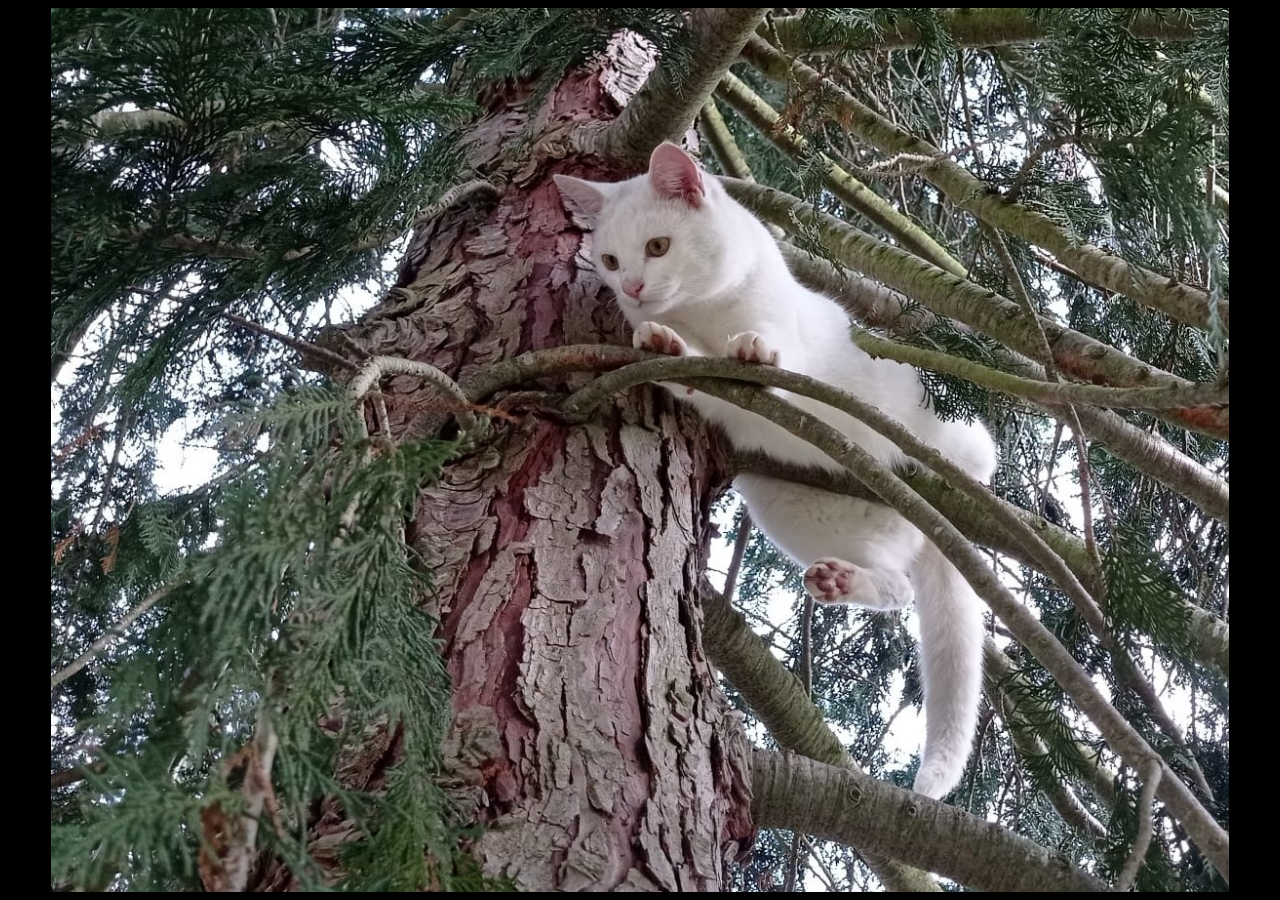
<file: katzi.html>
<html>
  <head>
    <title>Katzi</title>
    <style>
      body{
       background-color:#000000; 
      }
      #cat{
        height:100%;
        width:auto;
      }
    </style>
  </head>
  <body>
    <center>
      <img id="cat" src="katzi.jpg"></img>
    </center>
  </body>
</html>
</file>
